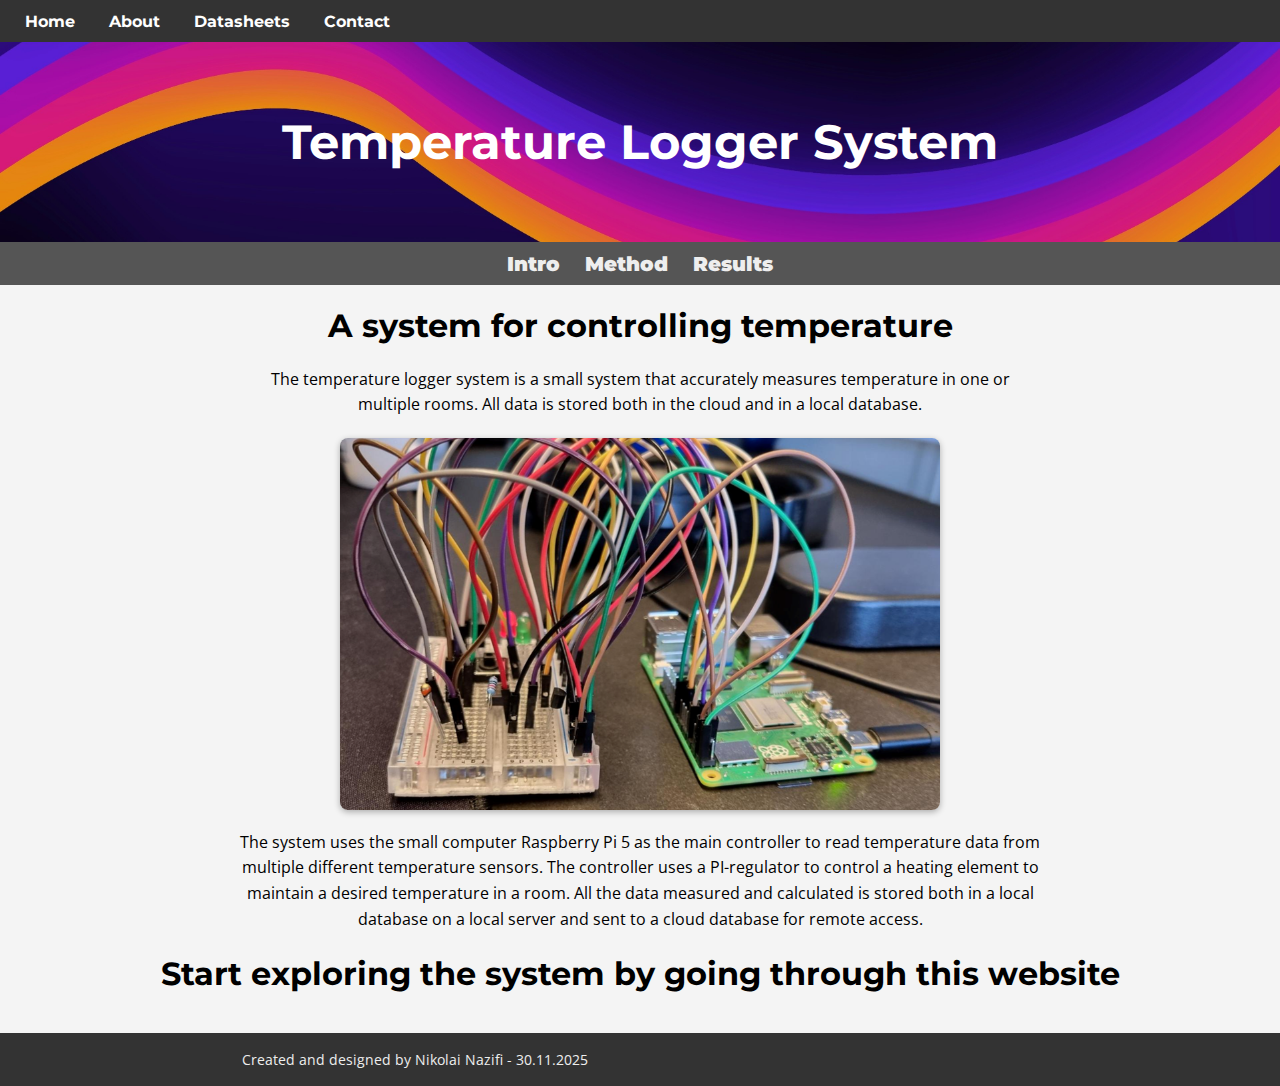
<file: index.html>
<!DOCTYPE html>
<html lang="en">
<head>
  <meta charset="UTF-8">
  <meta name="viewport" content="width=device-width, initial-scale=1.0">
  <link href="https://fonts.googleapis.com/css2?family=Montserrat:wght@400;700&display=swap" rel="stylesheet">
  <link rel="stylesheet" href="css/style.css">
  <title>Home</title>
</head>
<body>
  <!-- Main navigation -->
  <nav>
    <a href="html/home.html">Home</a>
    <a href="html/about.html">About</a>
    <a href="html/datasheets.html">Datasheets</a>
    <a href="html/contact.html">Contact</a>
  </nav>

  <!-- Banner section -->
  <div class="banner">
    Temperature Logger System
  </div>

  <!-- Subtabs -->
  <div class="subnav">
    <a href="html/intro.html">Intro</a>
    <a href="html/method.html">Method</a>
    <a href="html/results.html">Results</a>
    <!-- <a href="html/discussion.html">Discussion</a> -->
    <!-- <a href="html/conclusion.html">Conclusion</a> -->
  </div>

  <!-- Page content -->
  <h1 style="text-align:center;">A system for controlling temperature</h1>
  <p style="text-align:center; max-width:800px; margin:auto;">
    The temperature logger system is a small system that accurately measures temperature in one or multiple rooms.
    All data is stored both in the cloud and in a local database.
  </p>
  
  <!-- Image under subtabs -->
  <img src="images/Physical 1.png" alt="System physical" class="content-image">

  <!-- Page content -->
  <p style="text-align:center; max-width:800px; margin:auto;">
    The system uses the small computer Raspberry Pi 5 as the main controller to read temperature data from multiple different temperature sensors.
    The controller uses a PI-regulator to control a heating element to maintain a desired temperature in a room. All the data measured and calculated is stored both in a local database
    on a local server and sent to a cloud database for remote access.
  </p>
  <h1 style="text-align:center;">Start exploring the system by going through this website</h1>

  <footer>
    <p>Created and designed by Nikolai Nazifi - 30.11.2025</p>
  </footer>
</body>
</html>
</file>
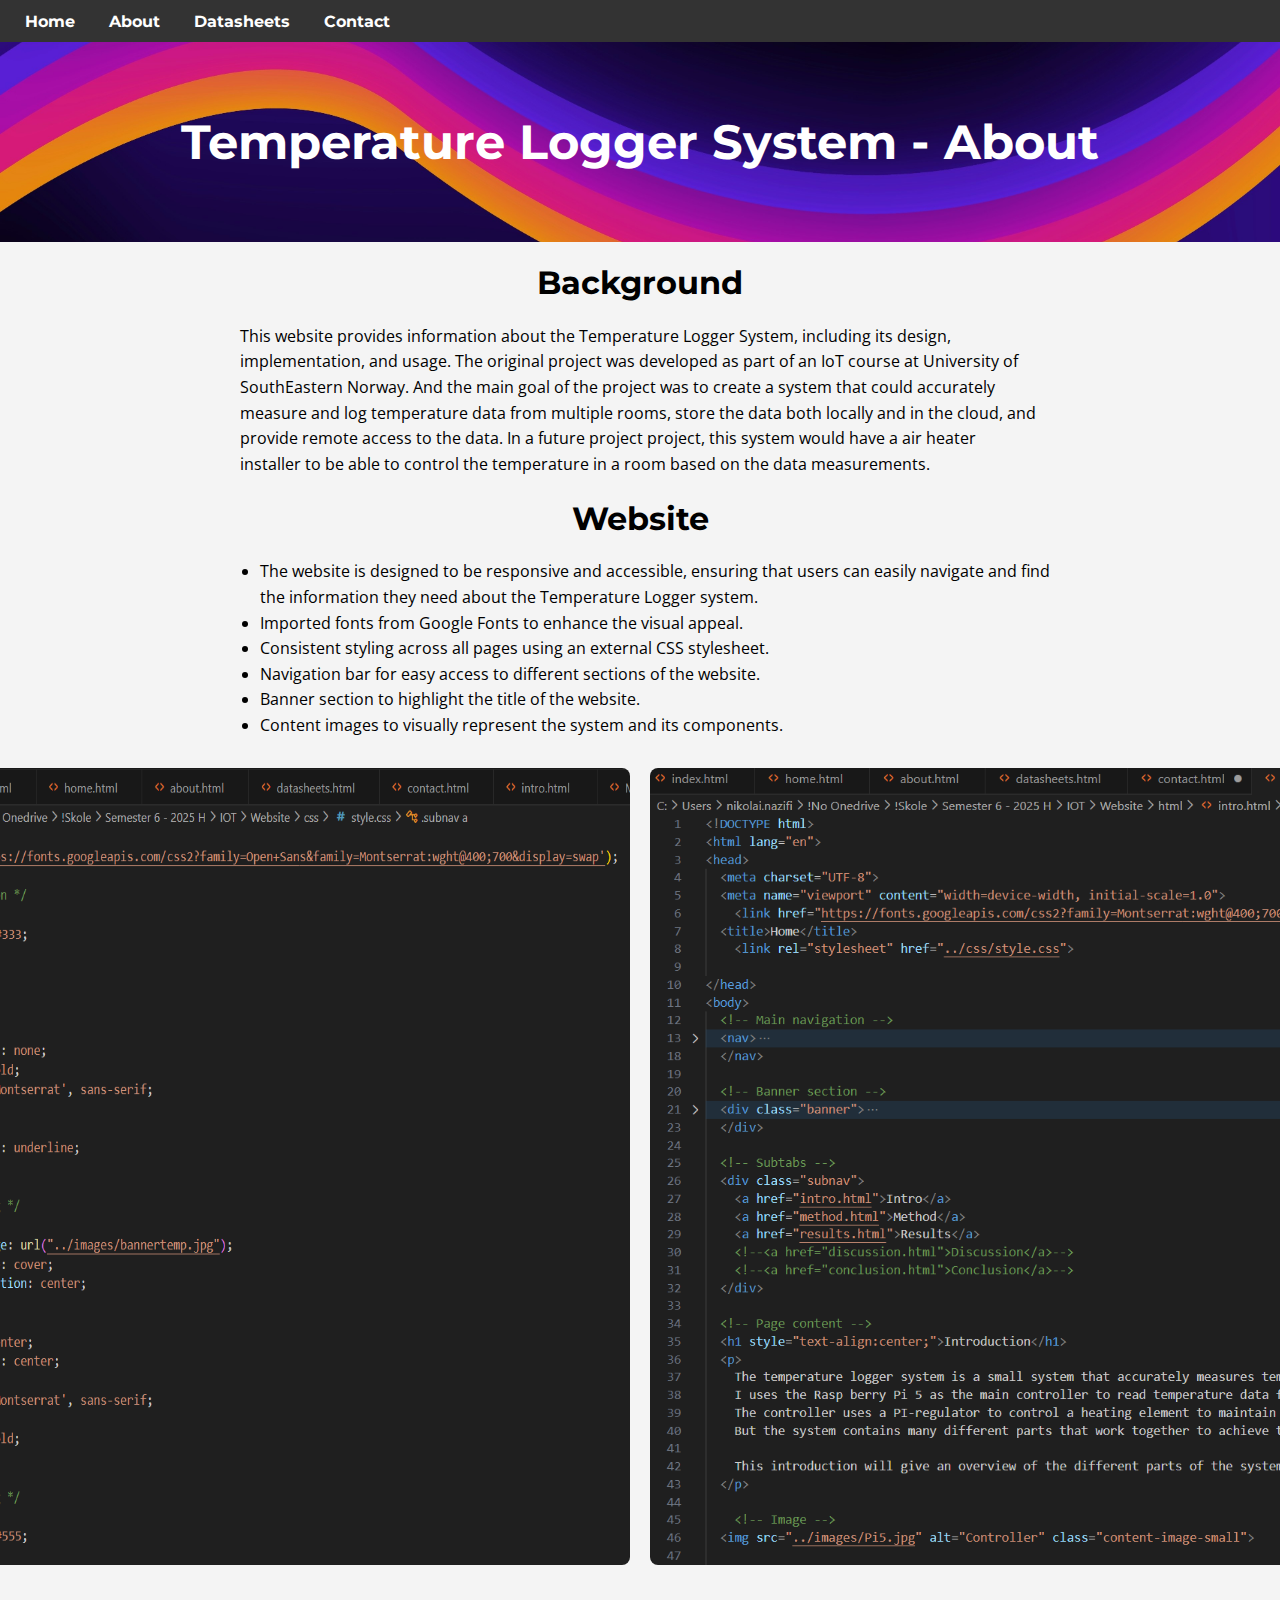
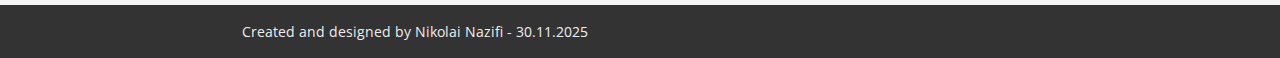
<file: html/about.html>
<!DOCTYPE html>
<html lang="en">
<head>
  <meta charset="UTF-8">
  <meta name="viewport" content="width=device-width, initial-scale=1.0">
  <link href="https://fonts.googleapis.com/css2?family=Montserrat:wght@400;700&display=swap" rel="stylesheet">
    <link rel="stylesheet" href="../css/style.css">
  <title>Home</title>
</head>
<body>
  <!-- Main navigation -->
  <nav>
    <a href="home.html">Home</a>
    <a href="about.html">About</a>
    <a href="datasheets.html">Datasheets</a>
    <a href="contact.html">Contact</a>
  </nav>

  <!-- Banner section -->
  <div class="banner">
    Temperature Logger System - About
  </div>
  <h1 style="text-align:center;">Background</h1>
  <p style="text-align:left;">
    This website provides information about the Temperature Logger System, including its design, implementation, and usage. The original project was developed as part of an IoT course at University of SouthEastern Norway.
    And the main goal of the project was to create a system that could accurately measure and log temperature data from multiple rooms, store the data both locally and in the cloud, and provide remote access to the data.
    In a future project project, this system would have a air heater installer to be able to control the temperature in a room based on the data measurements.
  </p>

  <!-- Page content -->
  <h1 style="text-align:center;">Website</h1>

  <ul style="text-align:left; max-width:800px; margin-bottom: 30px;">
  <li>The website is designed to be responsive and accessible, ensuring that users can easily navigate and find the information they need about the Temperature Logger system.</li>
    <li>Imported fonts from Google Fonts to enhance the visual appeal.</li>
    <li>Consistent styling across all pages using an external CSS stylesheet.</li>
    <li>Navigation bar for easy access to different sections of the website.</li>
    <li>Banner section to highlight the title of the website.</li>
    <li>Content images to visually represent the system and its components.</li>
</ul>
    <div class="image-row-big">
  <img src="../images/style2.png" alt="Image 1">
  <img src="../images/intro.png" alt="Image 2">
  </div>
<footer>
  <p>Created and designed by Nikolai Nazifi - 30.11.2025</p>
</footer>

</body>
</html>
</file>
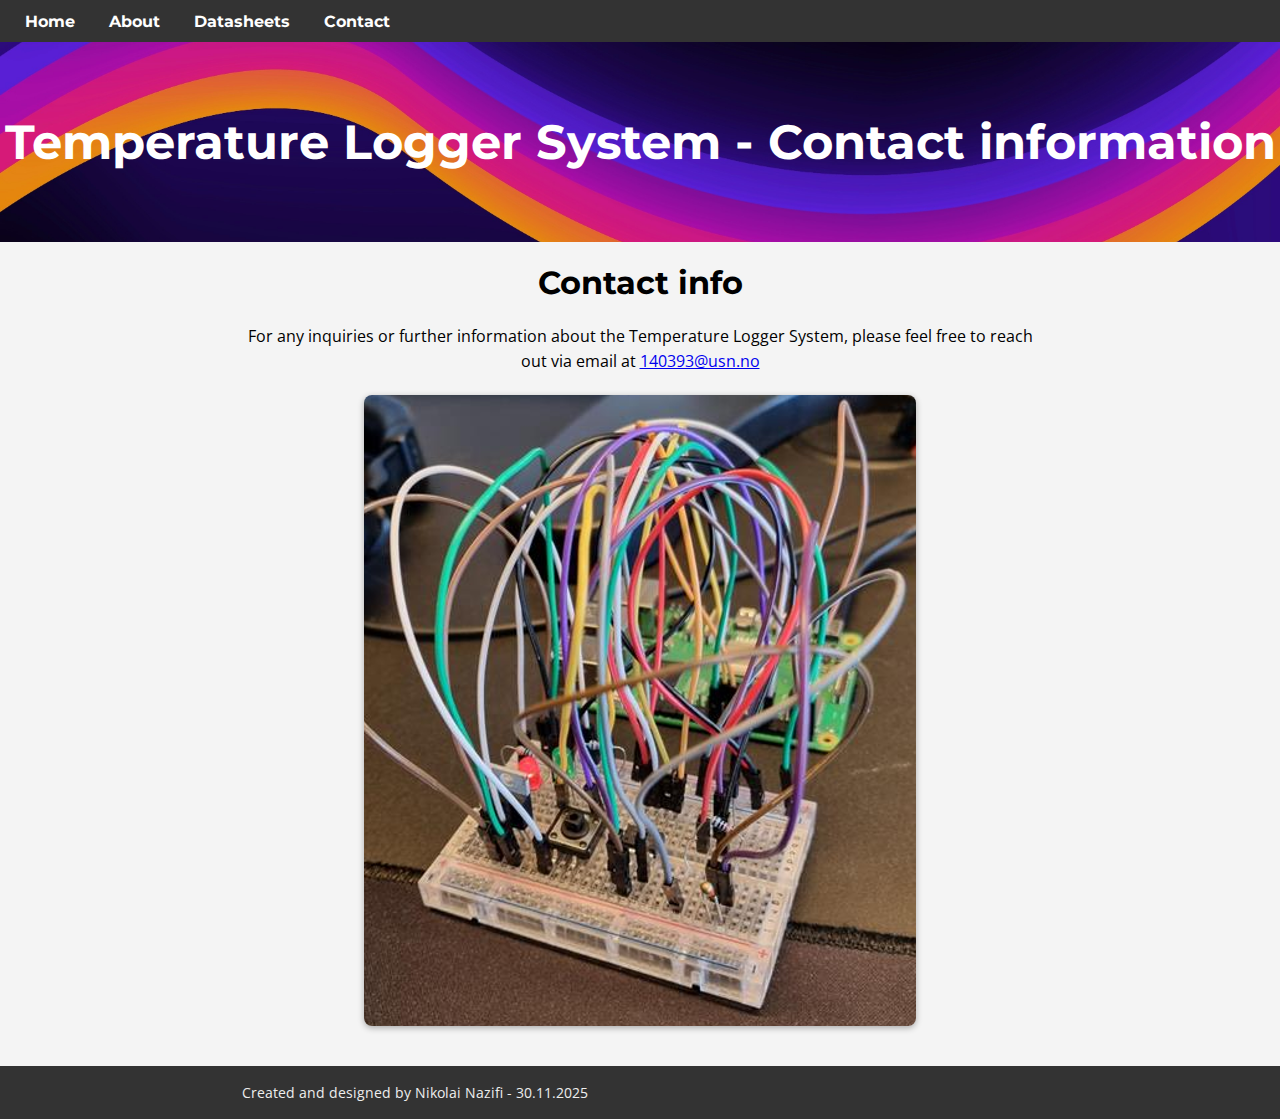
<file: html/contact.html>
<!DOCTYPE html>
<html lang="en">
<head>
  <meta charset="UTF-8">
    <link href="https://fonts.googleapis.com/css2?family=Montserrat:wght@400;700&display=swap" rel="stylesheet">
  <meta name="viewport" content="width=device-width, initial-scale=1.0">
  <title>Home</title>
     <link rel="stylesheet" href="../css/style.css">
</head>
<body>
  <!-- Main navigation -->
  <nav>
    <a href="home.html">Home</a>
    <a href="about.html">About</a>
    <a href="datasheets.html">Datasheets</a>
    <a href="contact.html">Contact</a>
  </nav>

  <!-- Banner section -->
  <div class="banner">
    Temperature Logger System - Contact information
  </div>


  <!-- Page content -->
  <h1 style="text-align:center;">Contact info</h1>
<p style="text-align:center; max-width:800px; margin:auto;">
  For any inquiries or further information about the Temperature Logger System, 
  please feel free to reach out via email at 
  <a href="mailto:140393@usn.no">140393@usn.no</a>
</p>


  <!-- Image  -->
  <img src="../images/Physical 2.png" alt="System Diagram" class="content-image">

  <footer>
  <p>Created and designed by Nikolai Nazifi - 30.11.2025</p>
</footer>

</body>
</html>
</file>
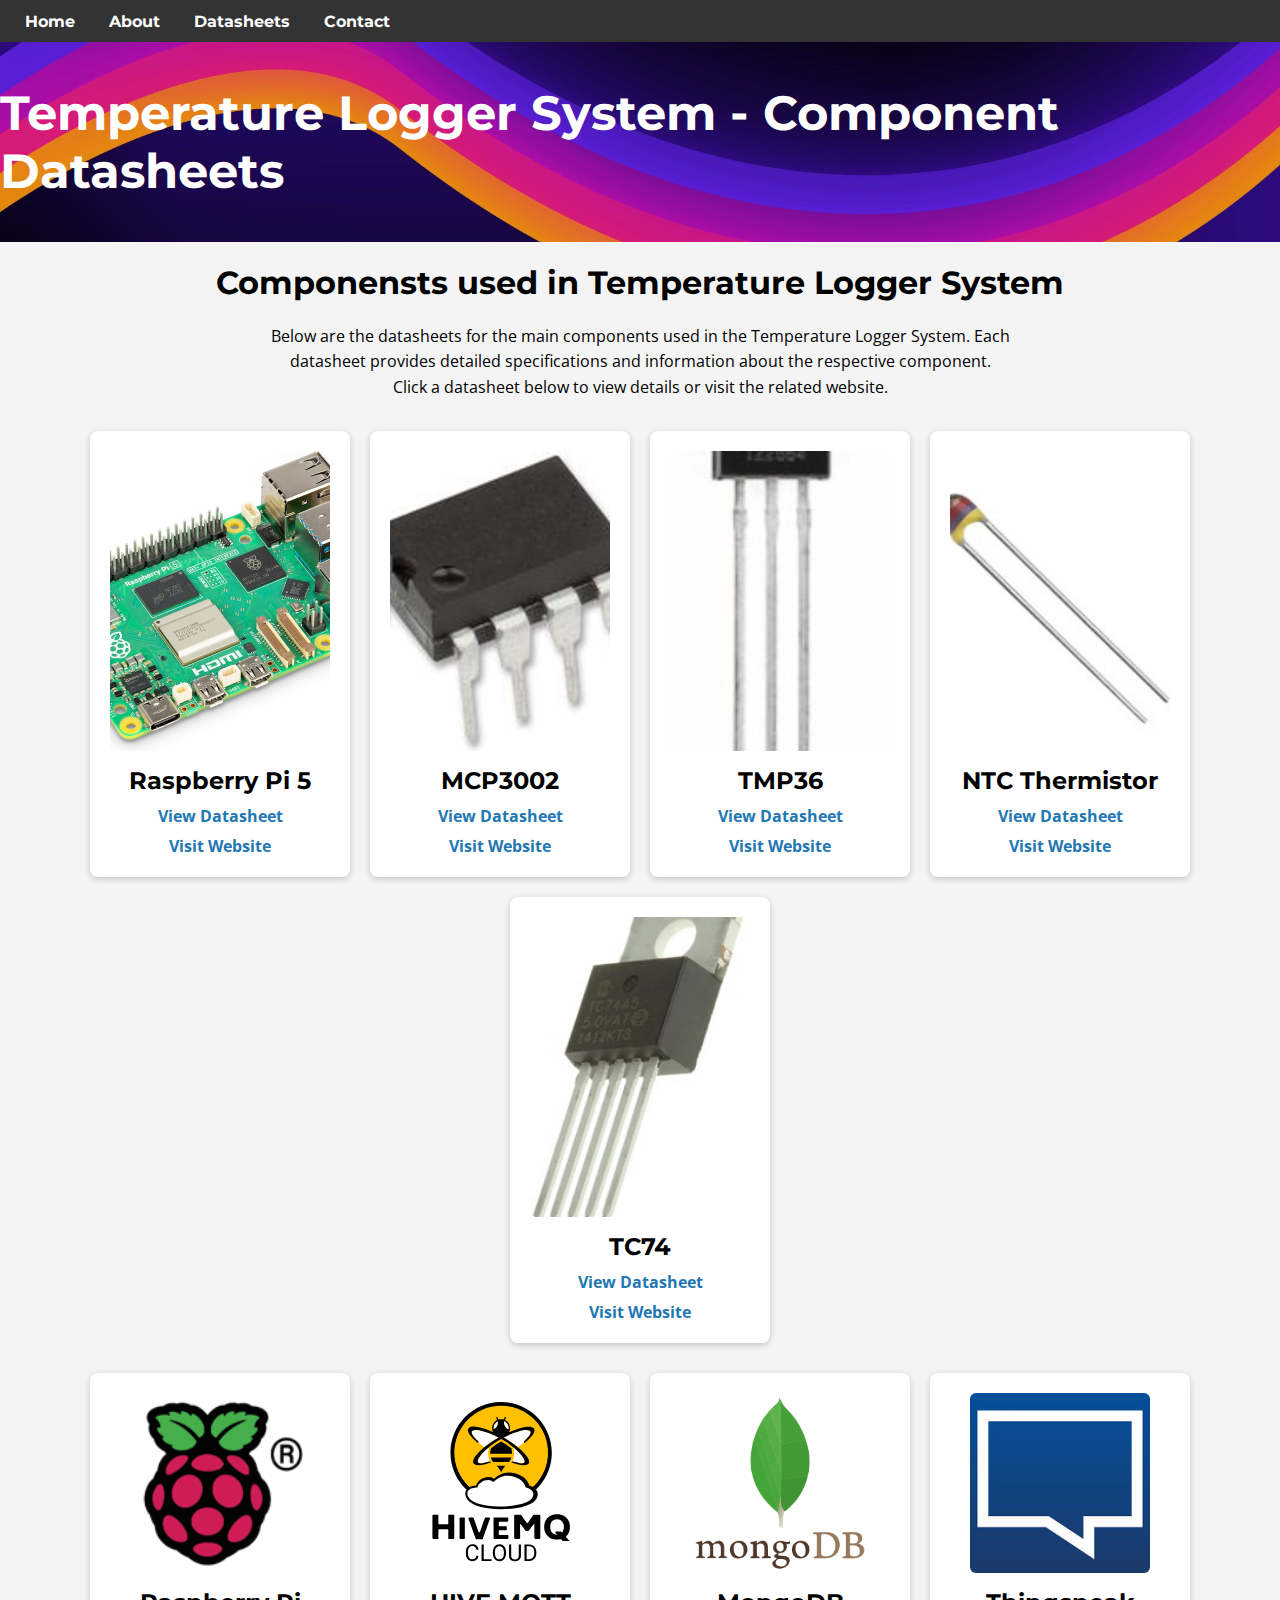
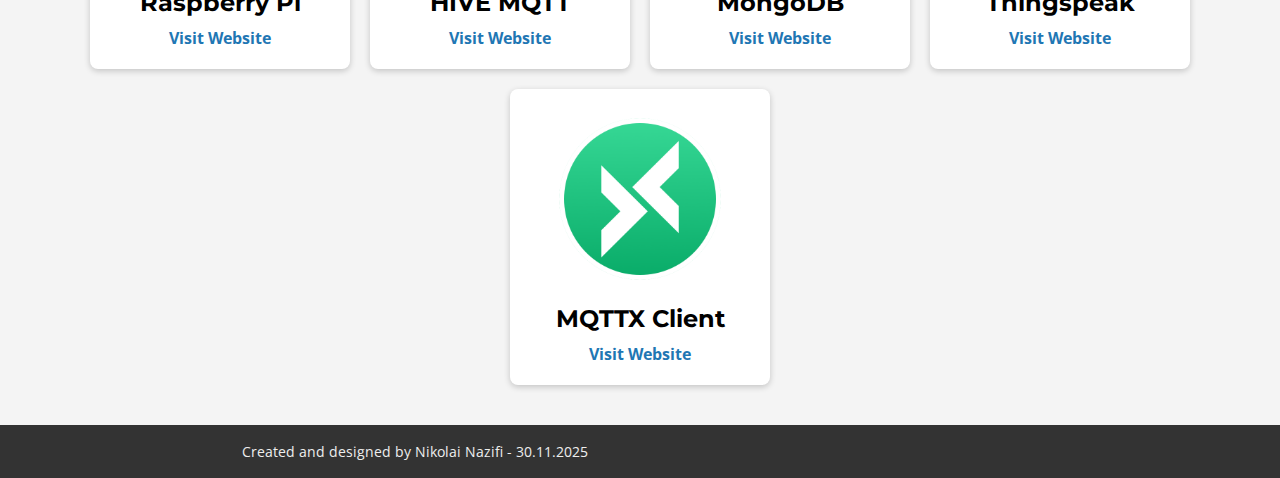
<file: html/datasheets.html>
<!DOCTYPE html>
<html lang="en">
<head>
  <meta charset="UTF-8">
  <meta name="viewport" content="width=device-width, initial-scale=1.0">
    <link href="https://fonts.googleapis.com/css2?family=Montserrat:wght@400;700&display=swap" rel="stylesheet">
    <link rel="stylesheet" href="../css/style.css">

  <title>Datasheets for the components used in the Temp Logger system</title>
  <style>

    nav {
      background: #333;
      padding: 10px;
    }
    nav a {
      color: white;
      margin: 0 15px;
      text-decoration: none;
      font-weight: bold;
        font-family: 'Montserrat', sans-serif;
    }
    nav a:hover {
      text-decoration: underline;
    }

    /* Banner styling */
    .banner {
      background-image: url("../images/bannertemp.jpg"); /* <-- your banner image */
      background-size: cover;
      background-position: center;
      height: 200px;
      display: flex;
      align-items: center;
      justify-content: center;
      color: white;
    font-family: 'Montserrat', sans-serif;
      font-size: 3em;
      font-weight: bold;
    }

/* First datasheet container */
.datasheet-container {
  display: flex;
  flex-wrap: wrap;
  justify-content: center;
  margin: 30px;
  gap: 20px;
}

/* Second datasheet container */
.datasheet-container-alt {
  display: flex;
  flex-wrap: wrap;
  justify-content: center; 
  margin: 30px;             
  gap: 20px;                  
}

/* Shared card styling */
.card {
  background: white;
  border-radius: 8px;
  box-shadow: 0 2px 6px rgba(0,0,0,0.2);
  width: 220px;
  text-align: center;
  padding: 20px;
  transition: transform 0.2s;
}

.card:hover {
  transform: scale(1.05);
}

/* Default container images */
.datasheet-container .card img {
  width: 100%;
  height: 300px;
  object-fit: cover;
  border-radius: 6px;
}

/* Alt container images (smaller) */
.datasheet-container-alt .card img {
  width: auto;
  height: 180px;   /* smaller height */
  object-fit: cover;
  border-radius: 6px;
}

.card h2 {
  margin: 10px 0;
}

.card a {
  display: block;
  margin-top: 8px;
  color: #1f77b4;
  text-decoration: none;
  font-weight: bold;
}

.card a:hover {
  text-decoration: underline;
}

/* style.css */

/* General body text */
body {
font-family: 'Open Sans', sans-serif; /* clean readable font */
margin: 0;
padding: 0;
background: #f4f4f4;
}

/* Headings */
h1, h2 {
font-family: 'Montserrat', sans-serif; /* bold modern font */
}

/* Paragraphs */
p {
font-family: 'Open Sans', sans-serif;
line-height: 1.6;
}
  </style>
</head>
<body>
  <!-- Main navigation -->
  <nav>
    <a href="home.html">Home</a>
    <a href="about.html">About</a>
    <a href="datasheets.html">Datasheets</a>
    <a href="contact.html">Contact</a>
  </nav>

  <!-- Banner section -->
  <div class="banner">
    Temperature Logger System - Component Datasheets
  </div>

  <!-- Image under subtabs -->

  <!-- Page content -->
  <h1 style="text-align:center;">Componensts used in Temperature Logger System</h1>
  <p style="text-align:center; max-width:800px; margin:auto;">
    Below are the datasheets for the main components used in the Temperature Logger System.
    Each datasheet provides detailed specifications and information about the respective component.
  </p>

  <p style="text-align:center;">Click a datasheet below to view details or visit the related website.</p>

  <!-- Datasheet cards -->
  <div class="datasheet-container">
    <div class="card">
      <img src="../images/Pi5.jpg" alt="Raspberry Pi 5">
      <h2>Raspberry Pi 5</h2>
      <a href="../documents/raspberry-pi-5-product-brief.pdf">View Datasheet</a>
      <a href="https://www.raspberrypi.com/products/raspberry-pi-5/" target="_blank">Visit Website</a>
    </div>
    <div class="card">
      <img src="../images/MCP3002.jpg" alt="MCP3002">
      <h2>MCP3002</h2>
      <a href="../documents/MCP3002 datasheet.pdf">View Datasheet</a>
      <a href="https://www.microchip.com/en-us/product/mcp3002" target="_blank">Visit Website</a>
    </div>
    <div class="card">
      <img src="../images/TMP36.jpg" alt="TMP36">
      <h2>TMP36</h2>
      <a href="../documents/tmp35_36_37 data.pdf">View Datasheet</a>
      <a href="https://learn.adafruit.com/tmp36-temperature-sensor/overview" target="_blank">Visit Website</a>
    </div>
    <div class="card">
      <img src="../images/NTC.jpg" alt="NTC Thermistor">
      <h2>NTC Thermistor</h2>
      <a href="../documents/NTC datasheet.pdf">View Datasheet</a>
      <a href="https://en.wikipedia.org/wiki/Thermistor" target="_blank">Visit Website</a>
    </div>
    <div class="card">
      <img src="../images/TC74.jpg" alt="TC74">
      <h2>TC74</h2>
      <a href="../documents/tc74 datasheet.pdf">View Datasheet</a>
      <a href="https://www.microchip.com/en-us/product/tc74" target="_blank">Visit Website</a>
    </div>
  </div>



<div class="datasheet-container-alt">
  <div class="card">
      <img src="../images/PIlogo.png" alt="Raspberry Pi">
      <h2>Raspberry Pi</h2>
      <a href="https://www.raspberrypi.com/" target="_blank">Visit Website</a>
    </div>
    <div class="card">
      <img src="../images/HIVElogo.svg" alt="HIVE MQTT">
      <h2>HIVE MQTT</h2>
      <a href="https://www.hivemq.com/" target="_blank">Visit Website</a>
    </div>
    <div class="card">
      <img src="../images/monggoDBlogo.png" alt="MongoDB">
      <h2>MongoDB</h2>
      <a href="https://www.mongodb.com/" target="_blank">Visit Website</a>
    </div>
    <div class="card">
      <img src="../images/thingspeak.jpg" alt="Thingspeak">
      <h2>Thingspeak</h2>
      <a href="https://thingspeak.mathworks.com/" target="_blank">Visit Website</a>
    </div>
    <div class="card">
      <img src="../images/MQTTXlogo.png" alt="MQTTX Client">
      <h2>MQTTX Client</h2>
      <a href="https://mqttx.app/" target="_blank">Visit Website</a>
    </div>
  </div>



<footer>
  <p>Created and designed by Nikolai Nazifi - 30.11.2025</p>
</footer>

</body>
</html>
</file>
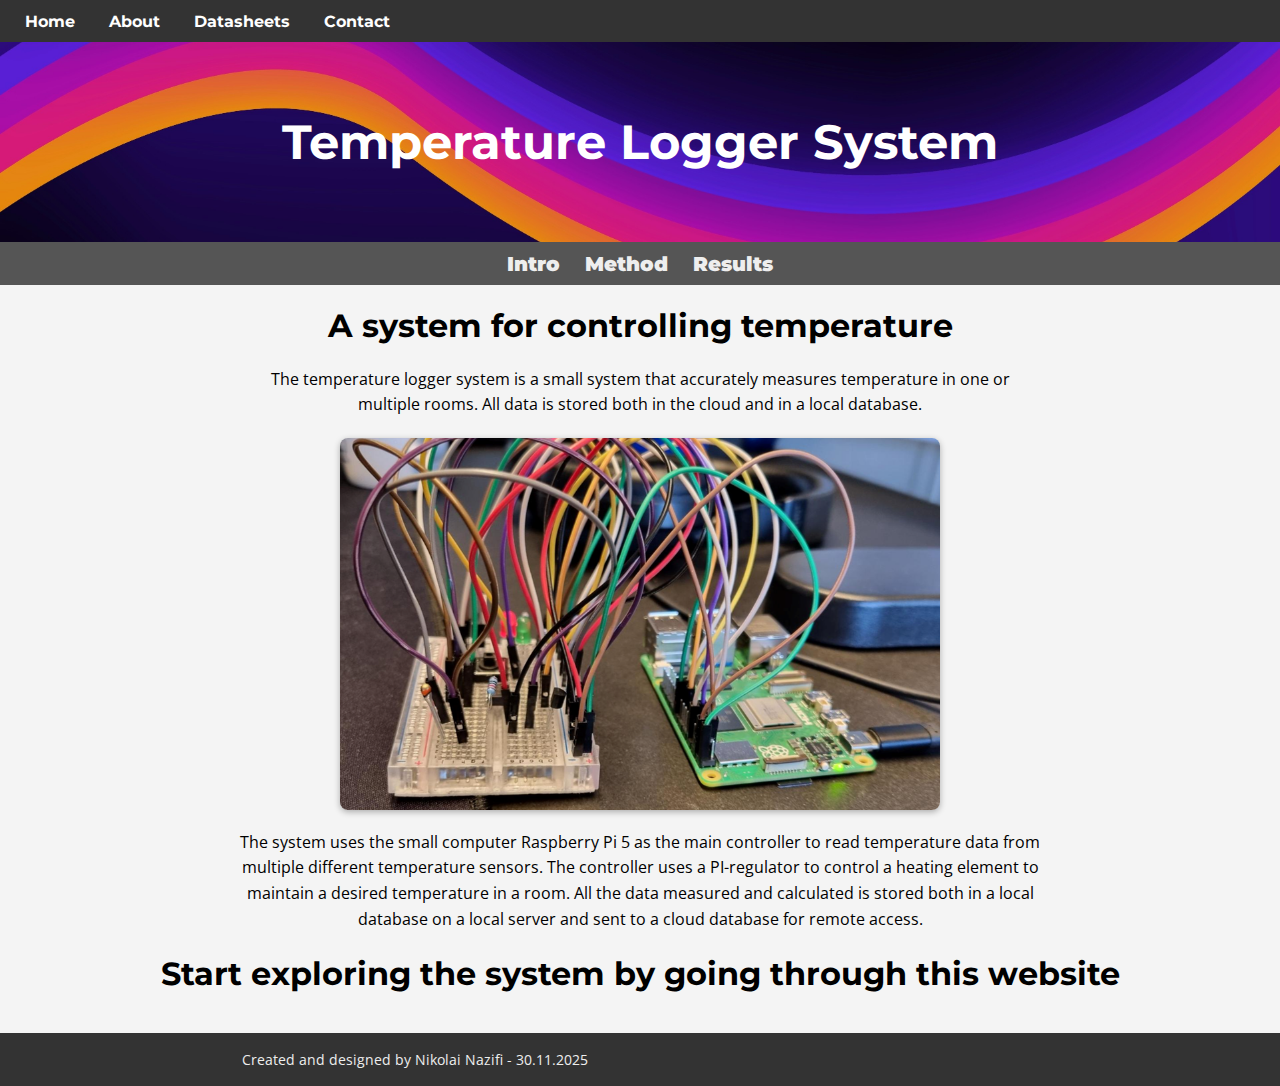
<file: html/home.html>
<!DOCTYPE html>
<html lang="en">
<head>
  <meta charset="UTF-8">
  <meta name="viewport" content="width=device-width, initial-scale=1.0">
    <link href="https://fonts.googleapis.com/css2?family=Montserrat:wght@400;700&display=swap" rel="stylesheet">
    <link rel="stylesheet" href="../css/style.css">
  <title>Home</title>
</head>
<body>
  <!-- Main navigation -->
  <nav>
    <a href="home.html">Home</a>
    <a href="about.html">About</a>
    <a href="datasheets.html">Datasheets</a>
    <a href="contact.html">Contact</a>
  </nav>

  <!-- Banner section -->
  <div class="banner">
    Temperature Logger System
  </div>

  <!-- Subtabs -->
  <div class="subnav">
    <a href="intro.html">Intro</a>
    <a href="method.html">Method</a>
    <a href="results.html">Results</a>
    <!--<a href="discussion.html">Discussion</a>-->
    <!--<a href="conclusion.html">Conclusion</a>-->
  </div>

  <!-- Page content -->
  <h1 style="text-align:center;">A system for controlling temperature</h1>
  <p style="text-align:center; max-width:800px; margin:auto;">
    The temperature logger system is a small system that accurately measures temperature in one or multiple rooms.
    All data is stored both in the cloud and in a local database.
  </p>
  
  <!-- Image under subtabs -->
  <img src="../images/Physical 1.png" alt="System Diagram" class="content-image">

  <!-- Page content -->
  <p style="text-align:center; max-width:800px; margin:auto;">
    The system uses the small computer Raspberry Pi 5 as the main controller to read temperature data from multiple different temperature sensors.
    The controller uses a PI-regulator to control a heating element to maintain a desired temperature in a room. All the data measured and calculated is stored both in a local database
    on a local server and sent to a cloud database for remote access.
  </p>
  <h1 style="text-align:center;">Start exploring the system by going through this website</h1>
<footer>
  <p>Created and designed by Nikolai Nazifi - 30.11.2025</p>
</footer>
</body>
</html>
</file>
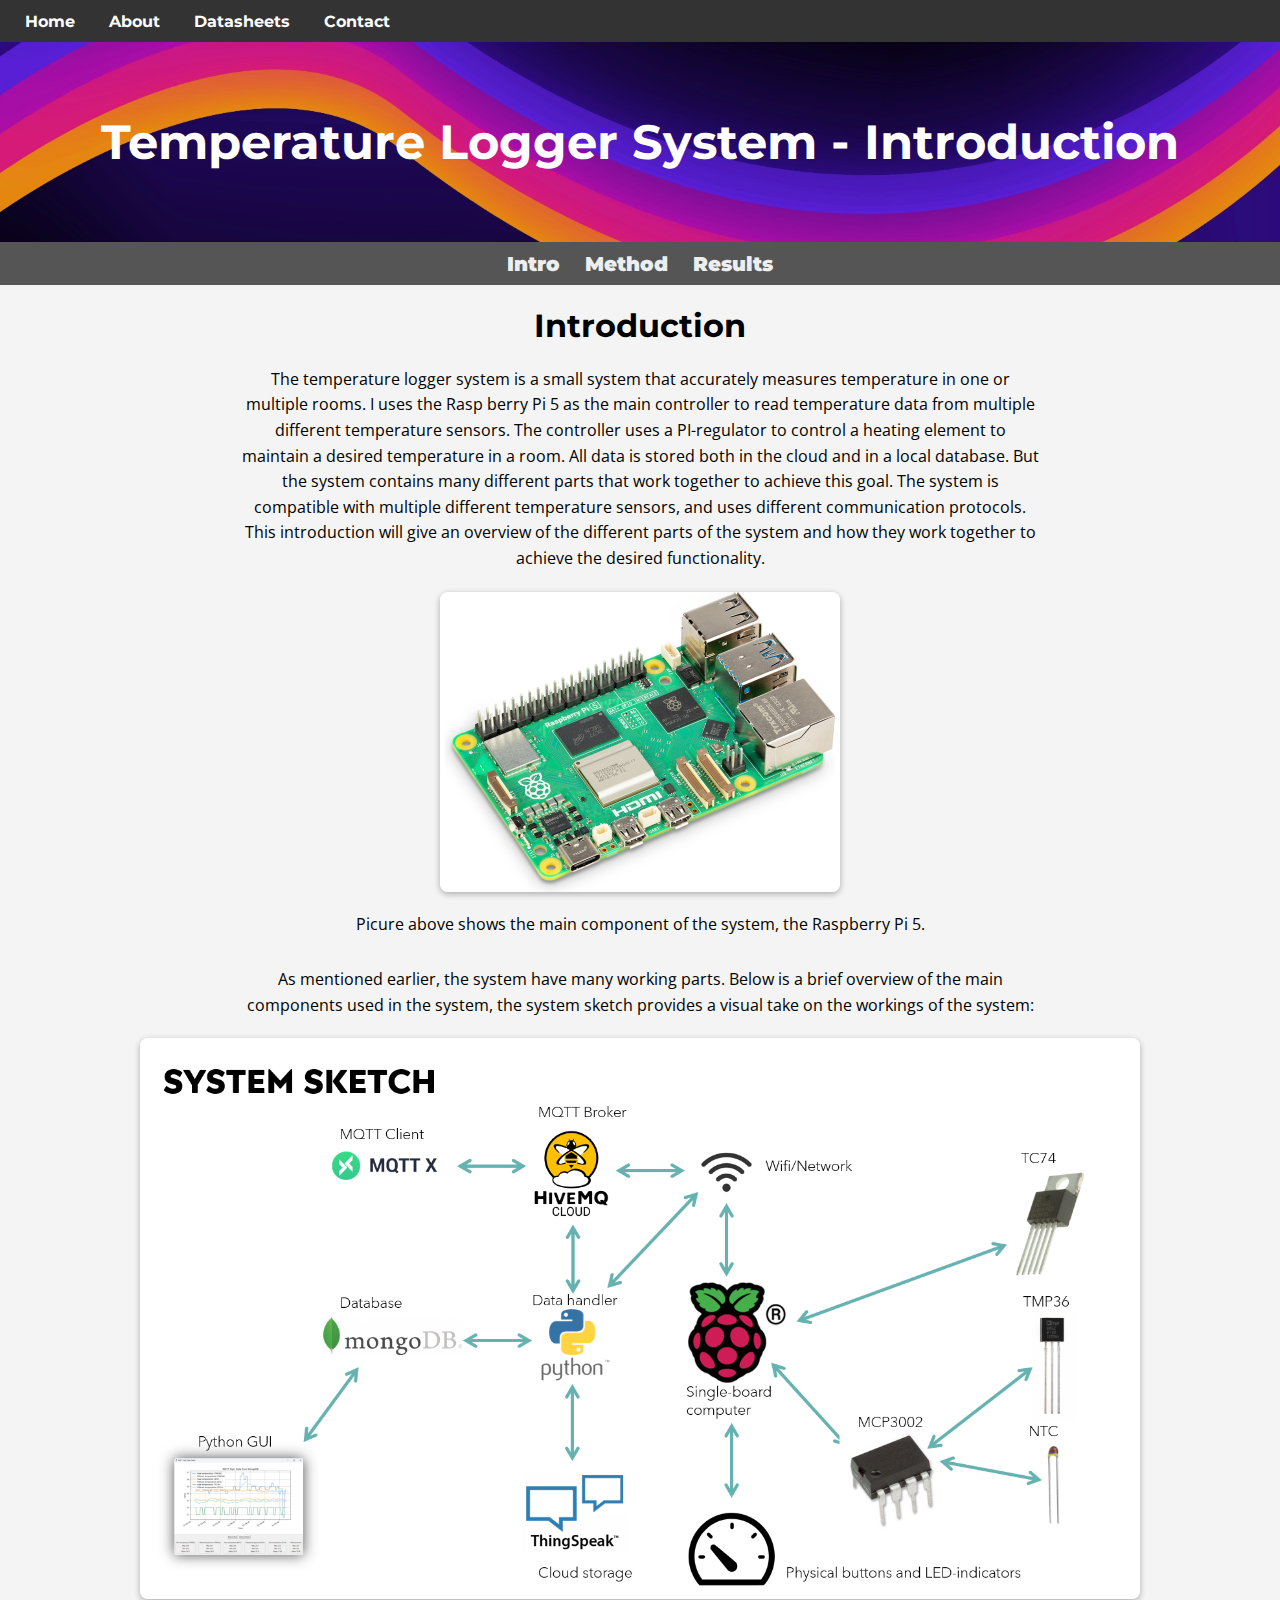
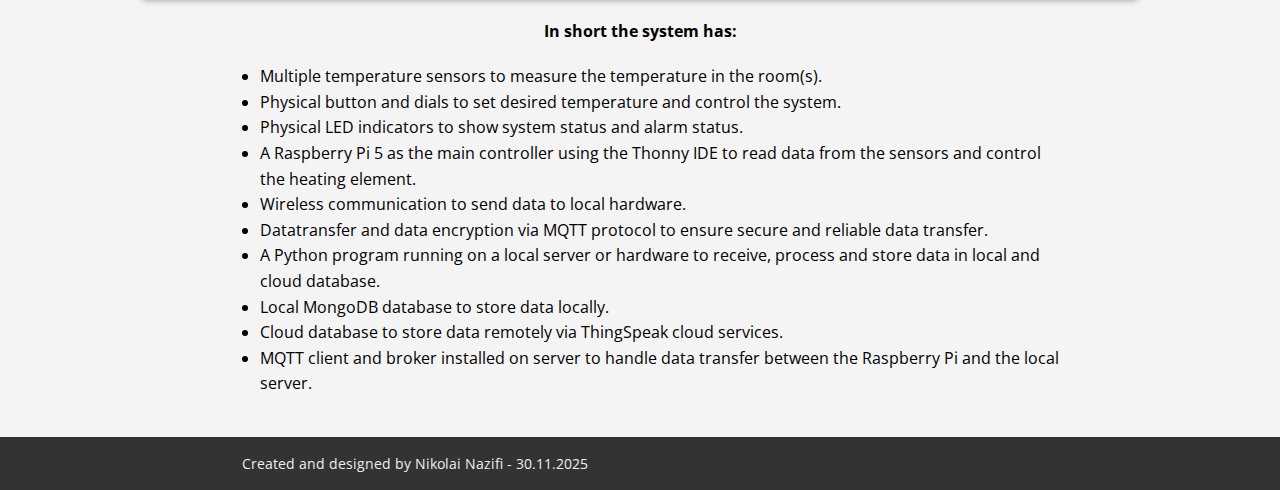
<file: html/intro.html>
<!DOCTYPE html>
<html lang="en">
<head>
  <meta charset="UTF-8">
  <meta name="viewport" content="width=device-width, initial-scale=1.0">
    <link href="https://fonts.googleapis.com/css2?family=Montserrat:wght@400;700&display=swap" rel="stylesheet">
  <title>Home</title>
    <link rel="stylesheet" href="../css/style.css">
    
</head>
<body>
  <!-- Main navigation -->
  <nav>
    <a href="home.html">Home</a>
    <a href="about.html">About</a>
    <a href="datasheets.html">Datasheets</a>
    <a href="contact.html">Contact</a>
  </nav>

  <!-- Banner section -->
  <div class="banner">
    Temperature Logger System - Introduction
  </div>

  <!-- Subtabs -->
  <div class="subnav">
    <a href="intro.html">Intro</a>
    <a href="method.html">Method</a>
    <a href="results.html">Results</a>
    <!--<a href="discussion.html">Discussion</a>-->
    <!--<a href="conclusion.html">Conclusion</a>-->
  </div>

  <!-- Page content -->
  <h1 style="text-align:center;">Introduction</h1>
  <p>
    The temperature logger system is a small system that accurately measures temperature in one or multiple rooms.
    I uses the Rasp berry Pi 5 as the main controller to read temperature data from multiple different temperature sensors.
    The controller uses a PI-regulator to control a heating element to maintain a desired temperature in a room. All data is stored both in the cloud and in a local database.
    But the system contains many different parts that work together to achieve this goal. The system is compatible with multiple different temperature sensors, and uses different communication protocols.

    This introduction will give an overview of the different parts of the system and how they work together to achieve the desired functionality.
  </p>

    <!-- Image -->
  <img src="../images/Pi5.jpg" alt="Controller" class="content-image-small">

    <p style="text-align:center; max-width:800px; margin-bottom: 30px;">
        Picure above shows the main component of the system, the Raspberry Pi 5.
    </p>

     <p>
        As mentioned earlier, the system have many working parts. Below is a brief overview of the main components used in the system, 
        the system sketch provides a visual take on the workings of the system:
  </p> 

      <!-- Image -->
  <img src="../images/System Sketch.png" alt="System Diagram" class="content-image-big">

<p style="font-weight: bold;">In short the system has:</p>
<ul style="text-align:left; max-width:800px; margin-bottom: 30px;">
  <li>Multiple temperature sensors to measure the temperature in the room(s).</li>
  <li>Physical button and dials to set desired temperature and control the system.</li>
  <li>Physical LED indicators to show system status and alarm status.</li>
  <li>A Raspberry Pi 5 as the main controller using the Thonny IDE to read data from the sensors and control the heating element.</li>
  <li>Wireless communication to send data to local hardware.</li>
  <li>Datatransfer and data encryption via MQTT protocol to ensure secure and reliable data transfer.</li>
  <li>A Python program running on a local server or hardware to receive, process and store data in local and cloud database.</li>
  <li>Local MongoDB database to store data locally.</li>
  <li>Cloud database to store data remotely via ThingSpeak cloud services.</li>
  <li>MQTT client and broker installed on server to handle data transfer between the Raspberry Pi and the local server.</li>
</ul>
<footer>
  <p>Created and designed by Nikolai Nazifi - 30.11.2025</p>
</footer>

</body>
</html>
</file>
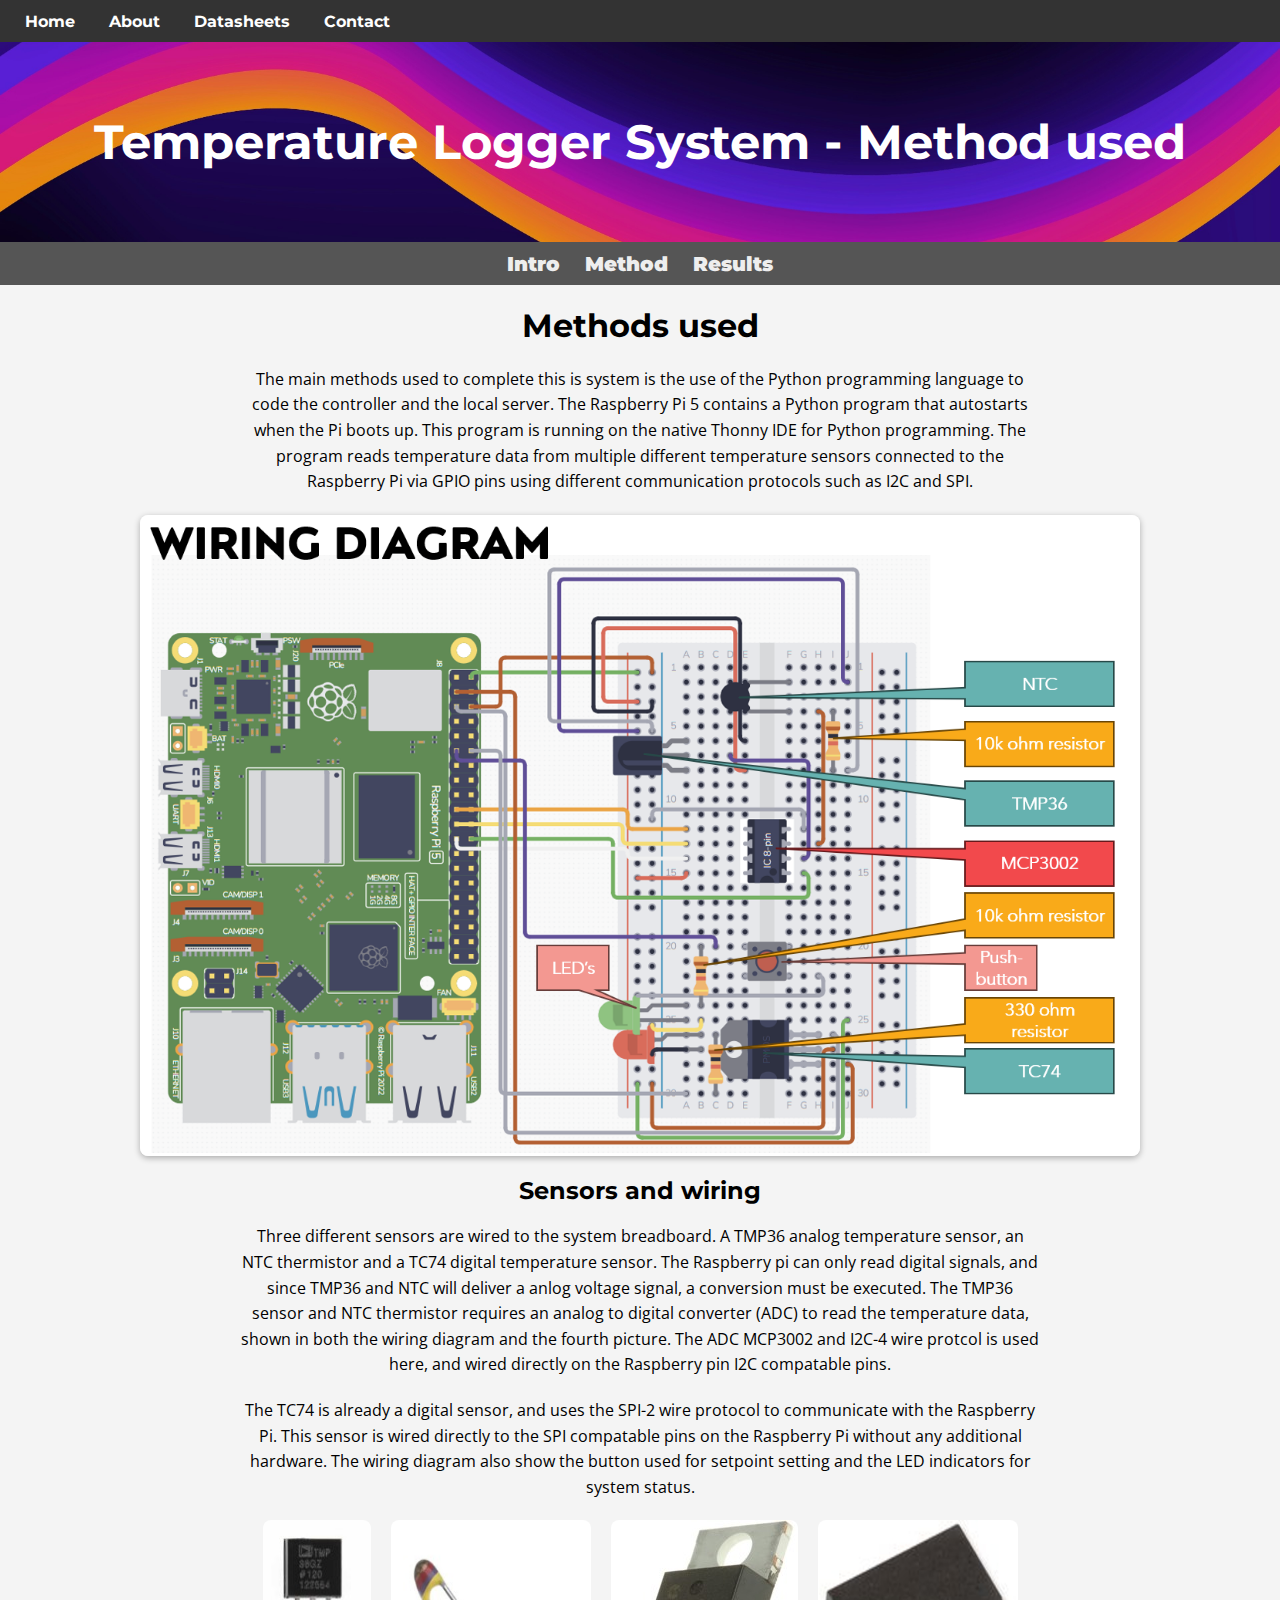
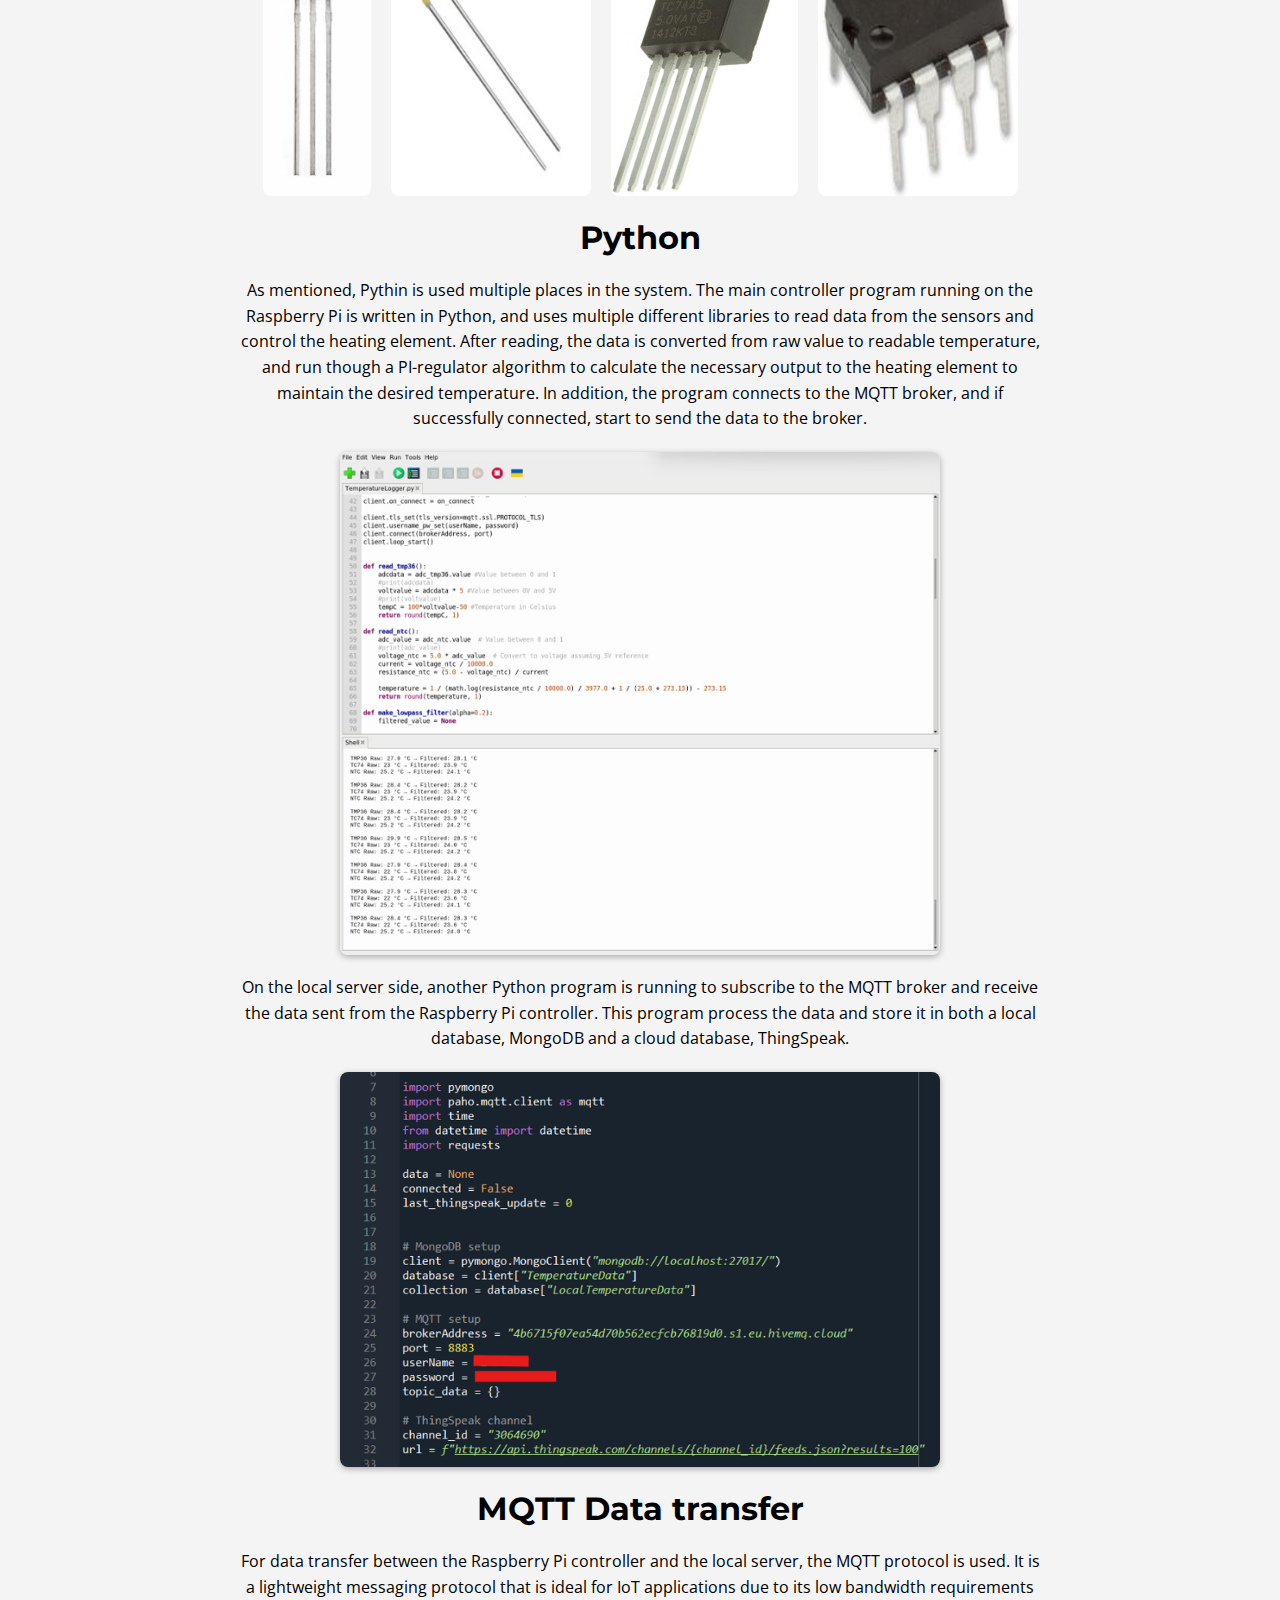
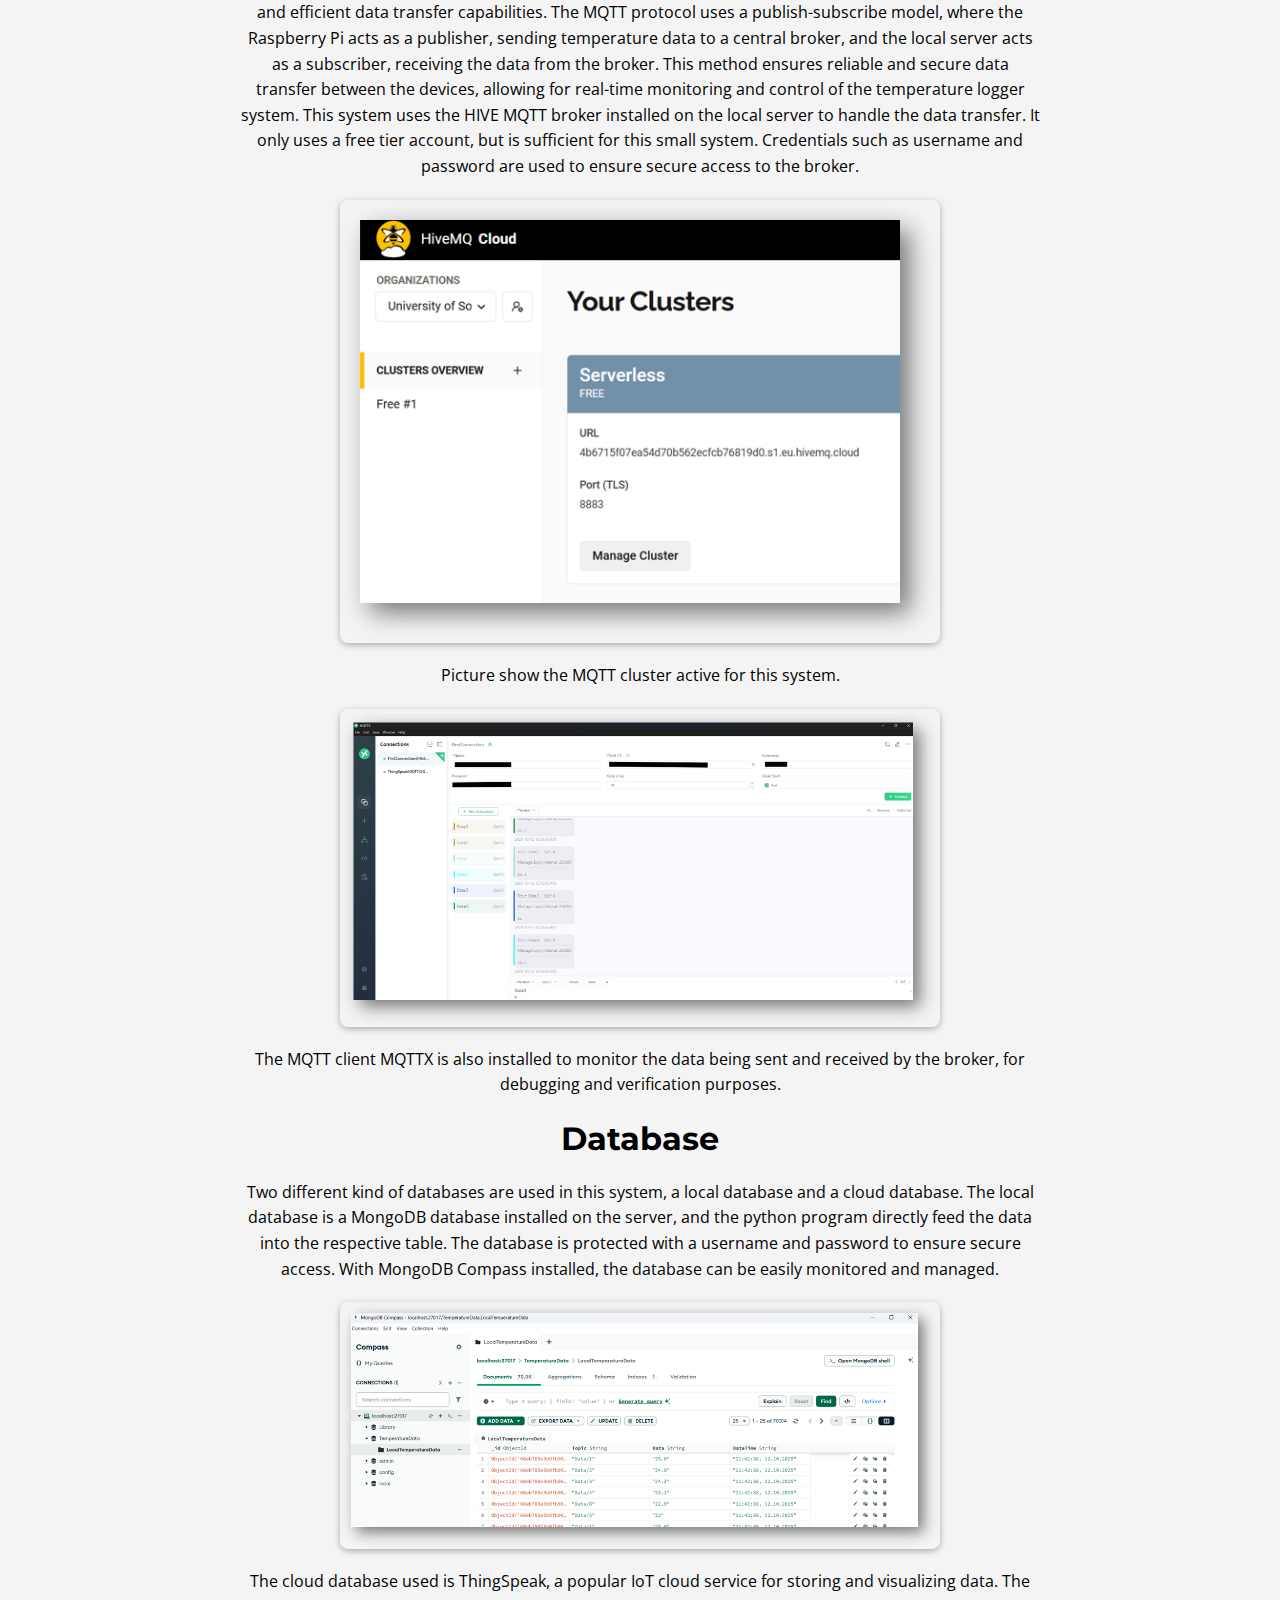
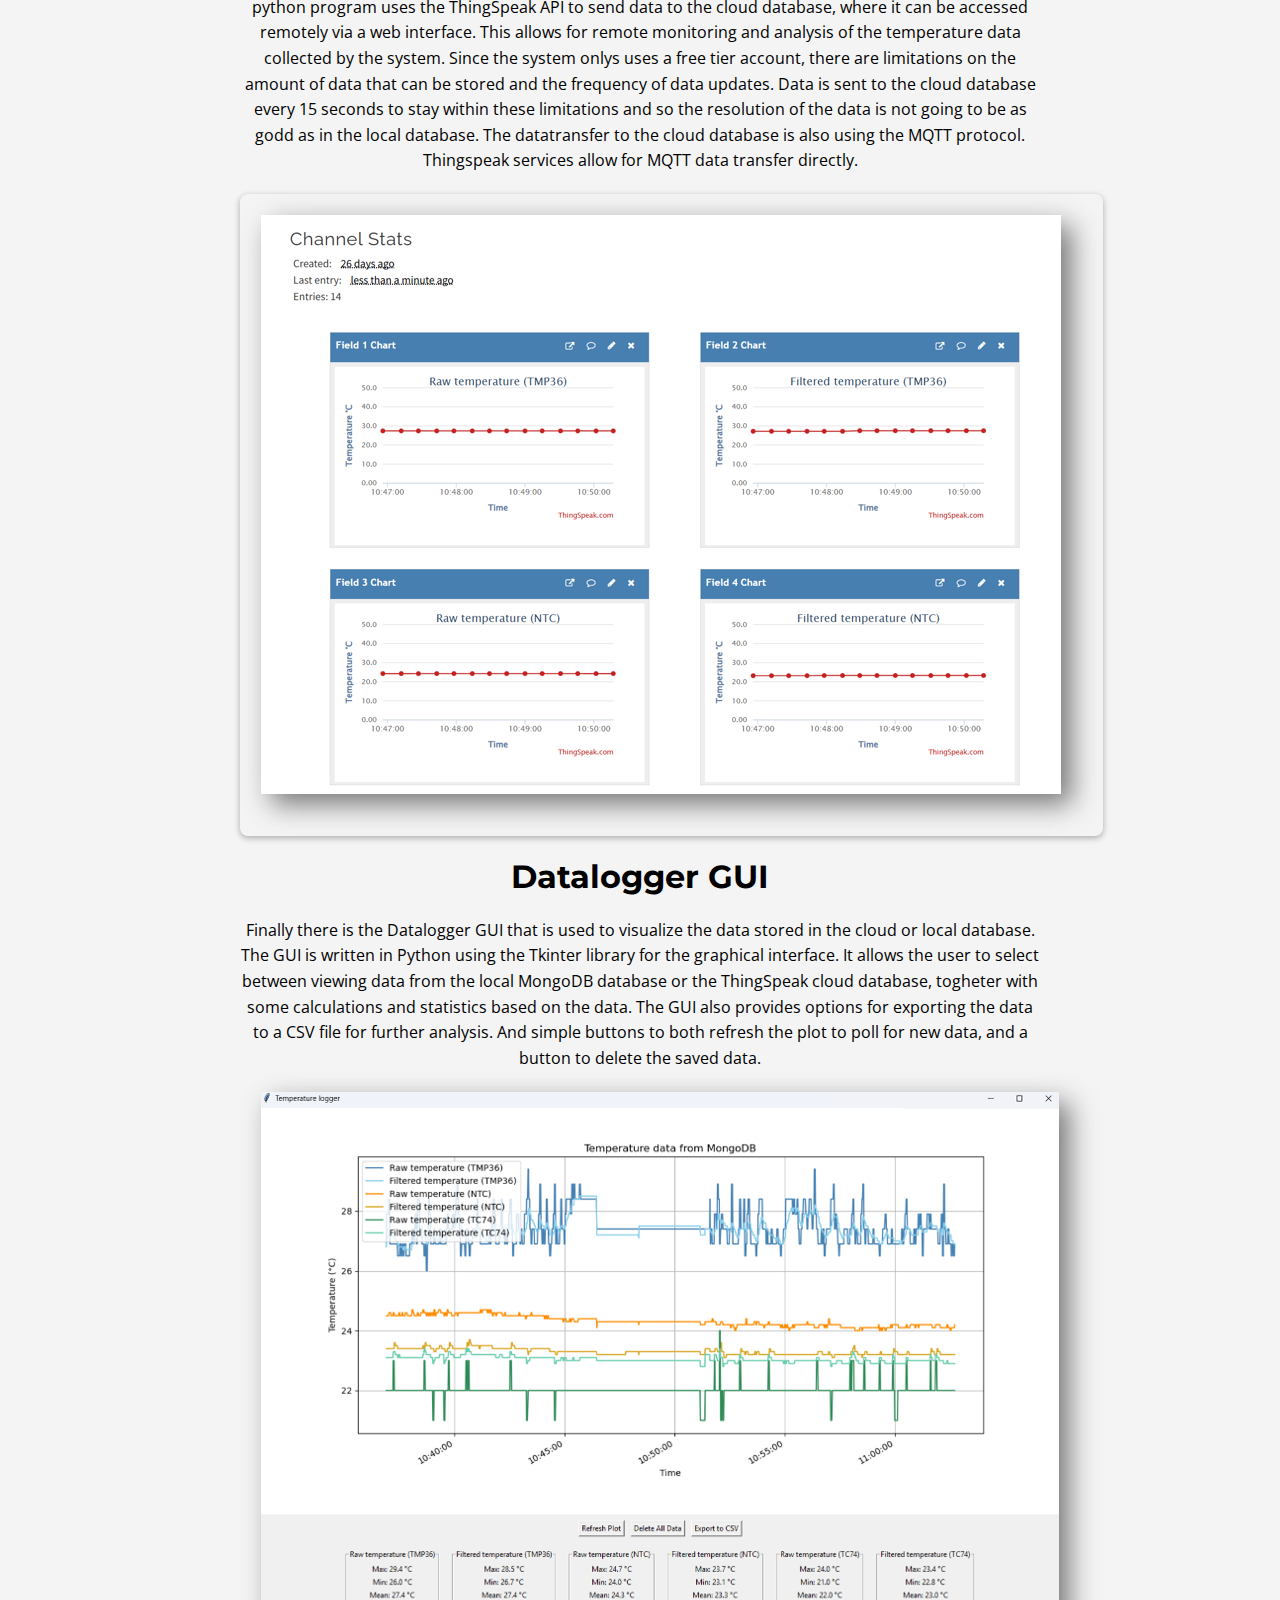
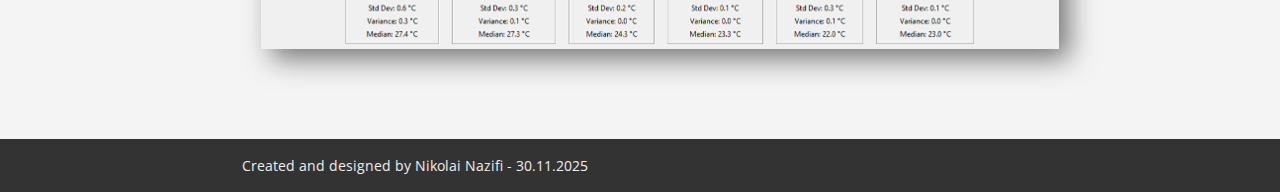
<file: html/Method.html>
<!DOCTYPE html>
<html lang="en">
<head>
  <meta charset="UTF-8">
  <meta name="viewport" content="width=device-width, initial-scale=1.0">
    <link href="https://fonts.googleapis.com/css2?family=Montserrat:wght@400;700&display=swap" rel="stylesheet">
  <title>Home</title>
    <link rel="stylesheet" href="../css/style.css">
</head>
<body>
  <!-- Main navigation -->
  <nav>
    <a href="home.html">Home</a>
    <a href="about.html">About</a>
    <a href="datasheets.html">Datasheets</a>
    <a href="contact.html">Contact</a>
  </nav>

  <!-- Banner section -->
  <div class="banner">
    Temperature Logger System - Method used
  </div>

  <!-- Subtabs -->
  <div class="subnav">
    <a href="intro.html">Intro</a>
    <a href="method.html">Method</a>
    <a href="results.html">Results</a>
    <!--<a href="discussion.html">Discussion</a>-->
    <!--<a href="conclusion.html">Conclusion</a>-->
  </div>

  <!-- Page content -->
  <h1 style="text-align:center;">Methods used</h1>
  <p >
    The main methods used to complete this is system is the use of the Python programming language to code the controller and the local server.
    The Raspberry Pi 5 contains a Python program that autostarts when the Pi boots up. This program is running on the native Thonny IDE for Python programming.
    The program reads temperature data from multiple different temperature sensors connected to the Raspberry Pi via GPIO pins using different communication protocols such as I2C and SPI.
  </p>

     <!-- Image -->
  <img src="../images/Wiring diagram.png" alt="Controller" class="content-image-big">
<h2 style="text-align:center;">Sensors and wiring</h2>
  <p >
    Three different sensors are wired to the system breadboard. A TMP36 analog temperature sensor, an NTC thermistor and a TC74 digital temperature sensor.
    The Raspberry pi can only read digital signals, and since TMP36 and NTC will deliver a anlog voltage signal, a conversion must be executed. The TMP36 sensor and NTC thermistor requires an analog to digital converter (ADC) to read the temperature data, shown in both the wiring diagram and the fourth picture.
    The ADC MCP3002 and I2C-4 wire protcol is used here, and wired directly on the Raspberry pin I2C compatable pins.
  </p>
  <p >
    The TC74 is already a digital sensor, and uses the SPI-2 wire protocol to communicate with the Raspberry Pi.
    This sensor is wired directly to the SPI compatable pins on the Raspberry Pi without any additional hardware.
    The wiring diagram also show the button used for setpoint setting and the LED indicators for system status.
      <div class="image-row">
  <img src="../images/TMP36.jpg" alt="Image 1">
  <img src="../images/NTC.jpg" alt="Image 2">
  <img src="../images/TC74.jpg" alt="Image 3">
  <img src="../images/MCP3002.jpg" alt="Image 4">
</div>
  </p>
  <h1 style="text-align:center;">Python</h1>
  <p >
    As mentioned, Pythin is used multiple places in the system. The main controller program running on the Raspberry Pi is written in Python, 
    and uses multiple different libraries to read data from the sensors and control the heating element. After reading, the data is converted from raw value to readable temperature, 
    and run though a PI-regulator algorithm to calculate the necessary output to the heating element to maintain the desired temperature.
    In addition, the program connects to the MQTT broker, and if successfully connected, start to send the data to the broker.
  </p>
       <!-- Image -->
  <img src="../images/Thinny1.png" alt="Controller" class="content-image">
  <p >
    On the local server side, another Python program is running to subscribe to the MQTT broker and receive the data sent from the Raspberry Pi controller.
    This program process the data and store it in both a local database, MongoDB and a cloud database, ThingSpeak.
  </p>
  <img src="../images/Sub1.png" alt="Controller" class="content-image">
  <h1 style="text-align:center;">MQTT Data transfer</h1>
  <p>
    For data transfer between the Raspberry Pi controller and the local server, the MQTT protocol is used. It is a lightweight messaging protocol that is ideal for IoT applications due to its low bandwidth requirements and efficient data transfer capabilities.
    The MQTT protocol uses a publish-subscribe model, where the Raspberry Pi acts as a publisher, sending temperature data to a central broker, and the local server acts as a subscriber, receiving the data from the broker.
    This method ensures reliable and secure data transfer between the devices, allowing for real-time monitoring and control of the temperature logger system.
    This system uses the HIVE MQTT broker installed on the local server to handle the data transfer. It only uses a free tier account, but is sufficient for this small system.
    Credentials such as username and password are used to ensure secure access to the broker.
  </p>
       <!-- Image -->
    <img src="../images/MQTT1.png" alt="Controller" class="content-image">
    <p style="text-align:center;" >
    Picture show the MQTT cluster active for this system.
  </p>
       <!-- Image -->
    <img src="../images/MQTTclient.png" alt="Controller" class="content-image">
    <p style="text-align:center;">
    The MQTT client MQTTX is also installed to monitor the data being sent and received by the broker, for debugging and verification purposes.
  </p>

  <h1 style="text-align:center;">Database</h1>
  <p >
    Two different kind of databases are used in this system, a local database and a cloud database. The local database is a MongoDB database installed on the server, 
    and the python program directly feed the data into the respective table. The database is protected with a username and password to ensure secure access. With MongoDB Compass installed,
    the database can be easily monitored and managed.
  </p>
    <img src="../images/MongoDB.png" alt="Controller" class="content-image">
    <p >
    The cloud database used is ThingSpeak, a popular IoT cloud service for storing and visualizing data. The python program uses the ThingSpeak API to send data to the cloud database, where it can be accessed remotely via a web interface.
    This allows for remote monitoring and analysis of the temperature data collected by the system. Since the system onlys uses a free tier account, there are limitations on the amount of data that can be stored and the frequency of data updates.
    Data is sent to the cloud database every 15 seconds to stay within these limitations and so the resolution of the data is not going to be as godd as in the local database.
    The datatransfer to the cloud database is also using the MQTT protocol. Thingspeak services allow for MQTT data transfer directly.
    <img src="../images/Thingspeak1.png" alt="Controller" class="content-image-big">
  </p>

    </p>
  <h1 style="text-align:center;">Datalogger GUI</h1>
  <p >
    Finally there is the Datalogger GUI that is used to visualize the data stored in the cloud or local database.
    The GUI is written in Python using the Tkinter library for the graphical interface. It allows the user to select between viewing data from the local MongoDB database or the ThingSpeak cloud database,
    togheter with some calculations and statistics based on the data. The GUI also provides options for exporting the data to a CSV file for further analysis. And simple buttons to both refresh the plot
    to poll for new data, and a button to delete the saved data.
    <img src="../images/Logger1.png" alt="Controller" class="content-big">
    </p>
    <footer>
  <p>Created and designed by Nikolai Nazifi - 30.11.2025</p>
</footer>

  
</body>
</html>
</file>
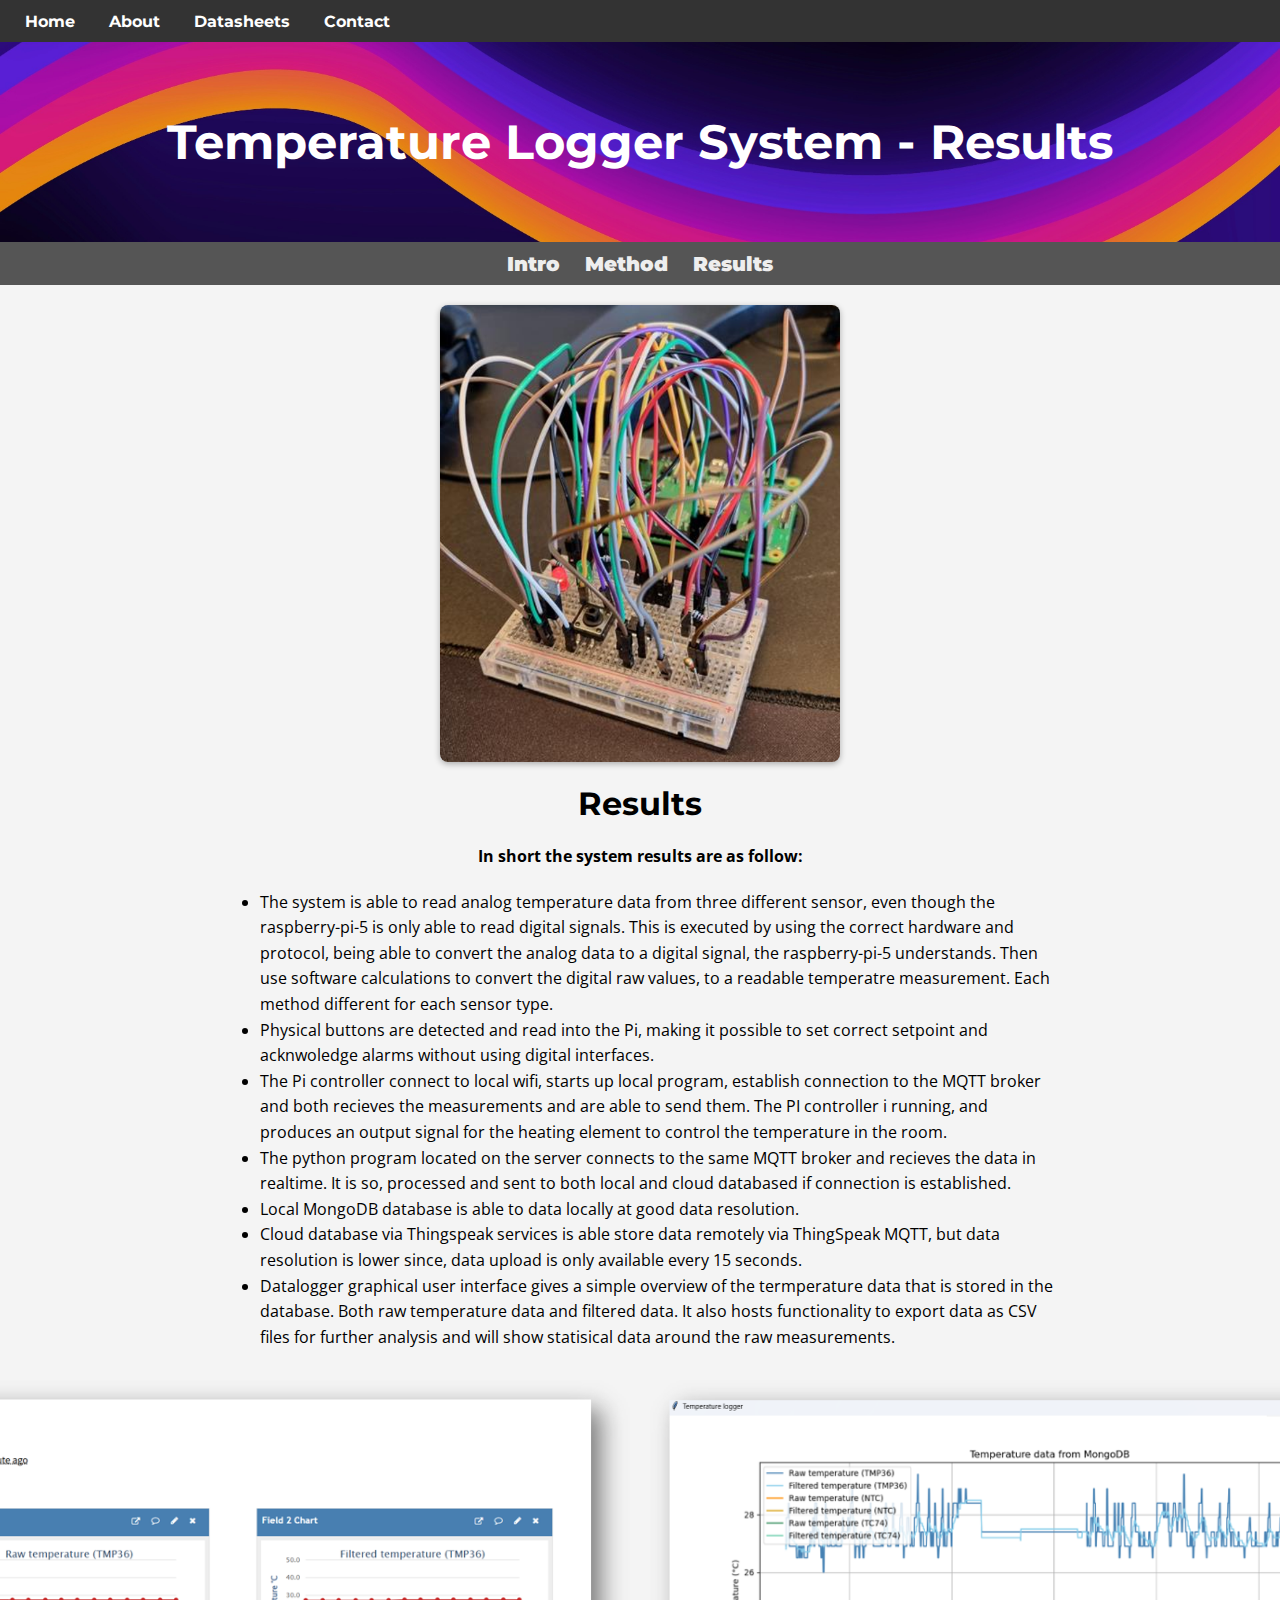
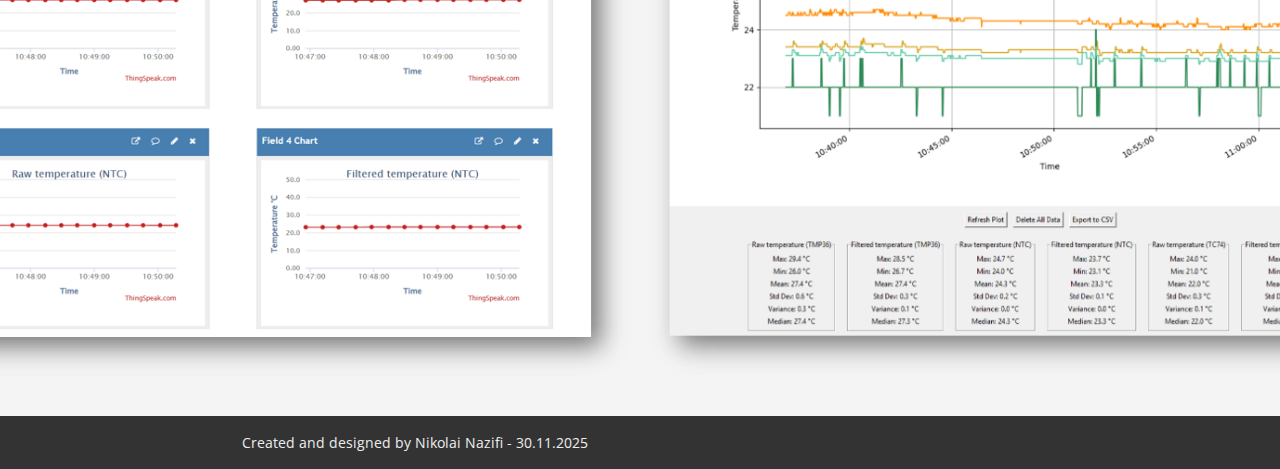
<file: html/Results.html>
<!DOCTYPE html>
<html lang="en">
<head>
  <meta charset="UTF-8">
  <meta name="viewport" content="width=device-width, initial-scale=1.0">
    <link href="https://fonts.googleapis.com/css2?family=Montserrat:wght@400;700&display=swap" rel="stylesheet">
  <title>Home</title>
    <link rel="stylesheet" href="../css/style.css">
</head>
<body>
  <!-- Main navigation -->
  <nav>
    <a href="home.html">Home</a>
    <a href="about.html">About</a>
    <a href="datasheets.html">Datasheets</a>
    <a href="contact.html">Contact</a>
  </nav>

  <!-- Banner section -->
  <div class="banner">
    Temperature Logger System - Results
  </div>

  <!-- Subtabs -->
  <div class="subnav">
    <a href="intro.html">Intro</a>
    <a href="method.html">Method</a>
    <a href="results.html">Results</a>
    <!--<a href="discussion.html">Discussion</a>-->
    <!--<a href="conclusion.html">Conclusion</a>-->
  </div>

  <!-- Image under subtabs -->
  <img src="../images/Physical 2.png" alt="System Diagram" class="content-image-small">

  <!-- Page content -->
  <h1 style="text-align:center;">Results</h1>
<p style="font-weight: bold;">In short the system results are as follow:</p>
<ul style="text-align:left; max-width:800px; margin-bottom: 30px;">
  <li>The system is able to read analog temperature data from three different sensor, even though the raspberry-pi-5 is only able to read digital signals.
    This is executed by using the correct hardware and protocol, being able to convert the analog data to a digital signal, the raspberry-pi-5 understands.
    Then use software calculations to convert the digital raw values, to a readable temperatre measurement. Each method different for each sensor type.</li>
  <li>Physical buttons are detected and read into the Pi, making it possible to set correct setpoint and acknwoledge alarms without using digital interfaces.</li>
  <li>The Pi controller connect to local wifi, starts up local program, establish connection to the MQTT broker and both recieves the measurements and are able to send them.
    The PI controller i running, and produces an output signal for the heating element to control the temperature in the room.</li>
  </li>
  <li>The python program located on the server connects to the same MQTT broker and recieves the data in realtime. It is so, processed and sent to both local and cloud databased
    if connection is established.</li>
  </li>
  <li>Local MongoDB database is able to data locally at good data resolution.</li>
  <li>Cloud database via Thingspeak services is able store data remotely via ThingSpeak MQTT, but data resolution is lower since, data upload is only available every 15 seconds.</li>
  <li>Datalogger graphical user interface gives a simple overview of the termperature data that is stored in the database. Both raw temperature data and filtered data.
    It also hosts functionality to export data as CSV files for further analysis and will show statisical data around the raw measurements.</li>
  </li>
</ul>

<div class="image-row-big">
  <img src="../images/Thingspeak1.png" alt="Image 1">
  <img src="../images/Logger1.png" alt="Image 2">
</div>
<footer>
  <p>Created and designed by Nikolai Nazifi - 30.11.2025</p>
</footer>

</body>
</html>
</file>
<file: css/style.css>
/* style.css */
@import url('https://fonts.googleapis.com/css2?family=Open+Sans&family=Montserrat:wght@400;700&display=swap');

/* Main navigation */
nav {
  background: #333;
  padding: 10px;
}
nav a {
  color: white;
  margin: 0 15px;
  text-decoration: none;
  font-weight: bold;
  font-family: 'Montserrat', sans-serif;
}
nav a:hover {
  text-decoration: underline;
}

/* Banner styling */
.banner {
  background-image: url("../images/bannertemp.jpg");
  background-size: cover;
  background-position: center;
  height: 200px;
  display: flex;
  align-items: center;
  justify-content: center;
  color: white;
  font-family: 'Montserrat', sans-serif;
  font-size: 3em;
  font-weight: bold;
}

/* Subtab styling */
.subnav {
  background: #555;
  padding: 8px;
  margin-top: 0;
  text-align: center;
  font-weight: bolder;
  font-size: 20px;
}
.subnav a {
  color: #eee;
  margin: 0 10px;
  text-decoration: none;
  font-weight: bolder;
  font-size: 20px;
  font-family: 'Montserrat', sans-serif;
}
.subnav a:hover {
  text-decoration: underline;
}

/* Image under subtabs */
.content-image {
  display: block;
  margin: 20px auto;
  max-width: 600px;
  border-radius: 8px;
  box-shadow: 0 2px 6px rgba(0,0,0,0.3);
}
/* Small image */
.content-image-small {
  display: block;
  margin: 20px auto;
  max-width: 400px;
  border-radius: 8px;
  box-shadow: 0 2px 6px rgba(0,0,0,0.3);
}
/* Big image */
.content-image-big {
  display: block;
  margin: 20px auto;
  max-width: 1000px;
  border-radius: 8px;
  box-shadow: 0 2px 6px rgba(0,0,0,0.3);
}

.image-row {
  display: flex;
  justify-content: center;
  gap: 20px;
}

.image-row img {
  max-width: 200px;   /* small images */
  border-radius: 8px;
}

.image-row-big {
  display: flex;
  justify-content: center;
  gap: 20px;
}

.image-row-big img {
  max-width: 800px;   /* large images */
  border-radius: 8px;
}




/* style.css */

/* General body text */
body {
  font-family: 'Open Sans', sans-serif; /* clean readable font */
  margin: 0;
  padding: 0;
  background: #f4f4f4;
}

/* Headings */
h1, h2 {
  font-family: 'Montserrat', sans-serif; /* bold modern font */
}

/* Paragraphs */
p {
  font-family: 'Open Sans', sans-serif;
  line-height: 1.6;
  text-align: center;
  max-width: 800px;
  margin:auto;
  margin-bottom: 20px;
}

/* Paragraphs */
ul {
  font-family: 'Open Sans', sans-serif;
  line-height: 1.6;
  text-align: left;
  max-width: 800px;
  margin:auto;
}
/* Paragraphs */
li {
  font-family: 'Open Sans', sans-serif;
  line-height: 1.6;
  text-align: left;
  max-width: 800px;
  margin:auto;
}

footer {
  background: #333;              /* dark background */
  color: #eee;                   /* light text */
  text-align: center;            /* center the text */
  padding: 15px;                 /* space around text */
  margin-top: 40px;              /* space above footer */
  font-family: 'Open Sans', sans-serif;
  font-size: 0.9em;
}

footer p {
  margin: 0;                     /* remove default paragraph spacing */
}
</file>
